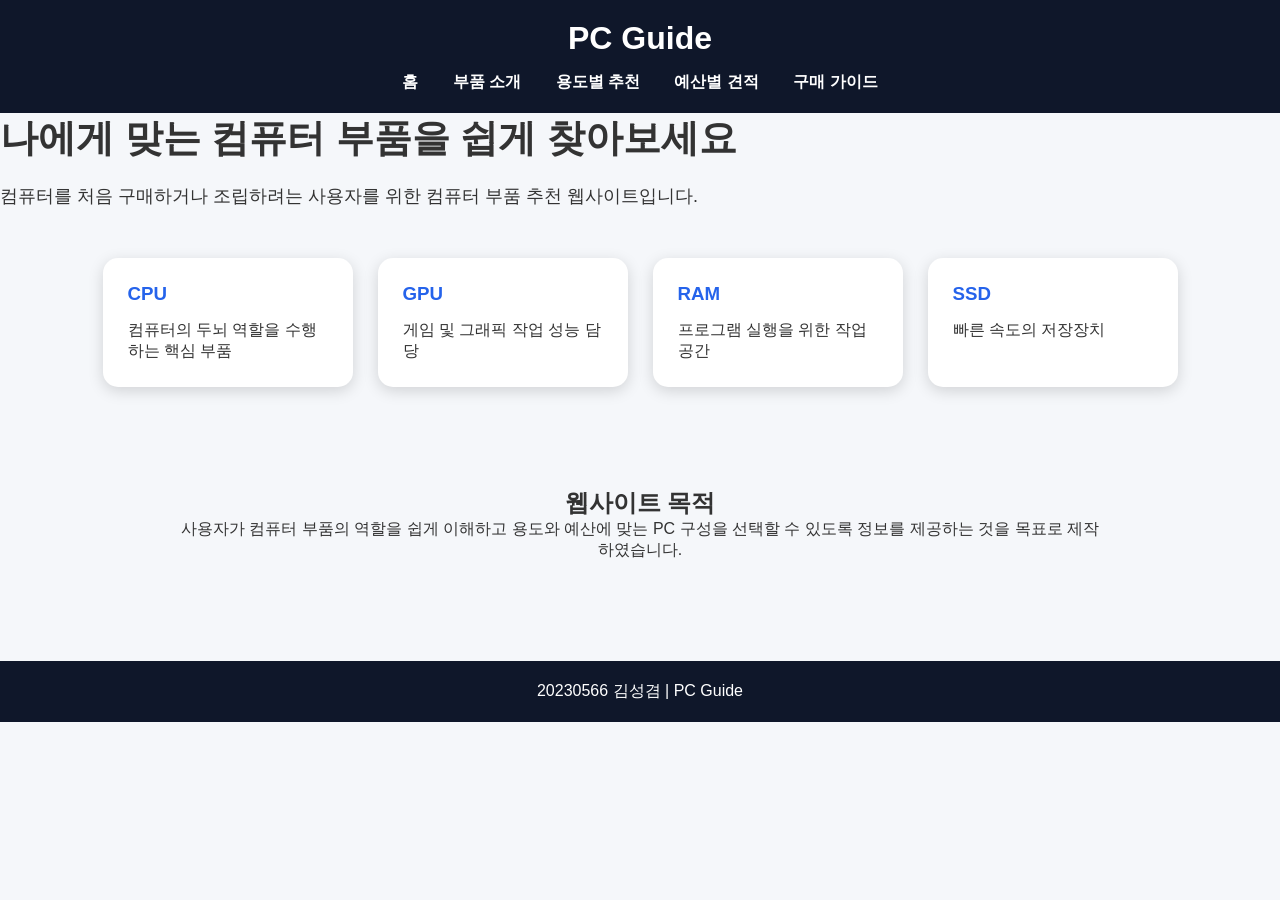
<file: index.html>
<!DOCTYPE html>
<html lang="ko">
<head>
<meta charset="UTF-8">
<meta name="viewport" content="width=device-width, initial-scale=1.0">
<title>PC Guide</title>
<link rel="stylesheet" href="style.css">
</head>

<body>

<header>
    <div class="container">
        <h1>PC Guide</h1>

        <nav>
            <a href="index.html">홈</a>
            <a href="cpu.html">부품 소개</a>
            <a href="recommend.html">용도별 추천</a>
            <a href="budget.html">예산별 견적</a>
            <a href="guide.html">구매 가이드</a>
        </nav>
    </div>
</header>

<section class="hero">
    <h2>나에게 맞는 컴퓨터 부품을 쉽게 찾아보세요</h2>

    <p>
        컴퓨터를 처음 구매하거나 조립하려는 사용자를 위한
        컴퓨터 부품 추천 웹사이트입니다.
    </p>
</section>

<section class="cards">

    <div class="card">
        <h3>CPU</h3>
        <p>컴퓨터의 두뇌 역할을 수행하는 핵심 부품</p>
    </div>

    <div class="card">
        <h3>GPU</h3>
        <p>게임 및 그래픽 작업 성능 담당</p>
    </div>

    <div class="card">
        <h3>RAM</h3>
        <p>프로그램 실행을 위한 작업 공간</p>
    </div>

    <div class="card">
        <h3>SSD</h3>
        <p>빠른 속도의 저장장치</p>
    </div>

</section>

<section class="about">
    <h2>웹사이트 목적</h2>

    <p>
        사용자가 컴퓨터 부품의 역할을 쉽게 이해하고
        용도와 예산에 맞는 PC 구성을 선택할 수 있도록
        정보를 제공하는 것을 목표로 제작하였습니다.
    </p>
</section>

<footer>
    <p>20230566 김성겸 | PC Guide</p>
</footer>

</body>
</html>
</file>
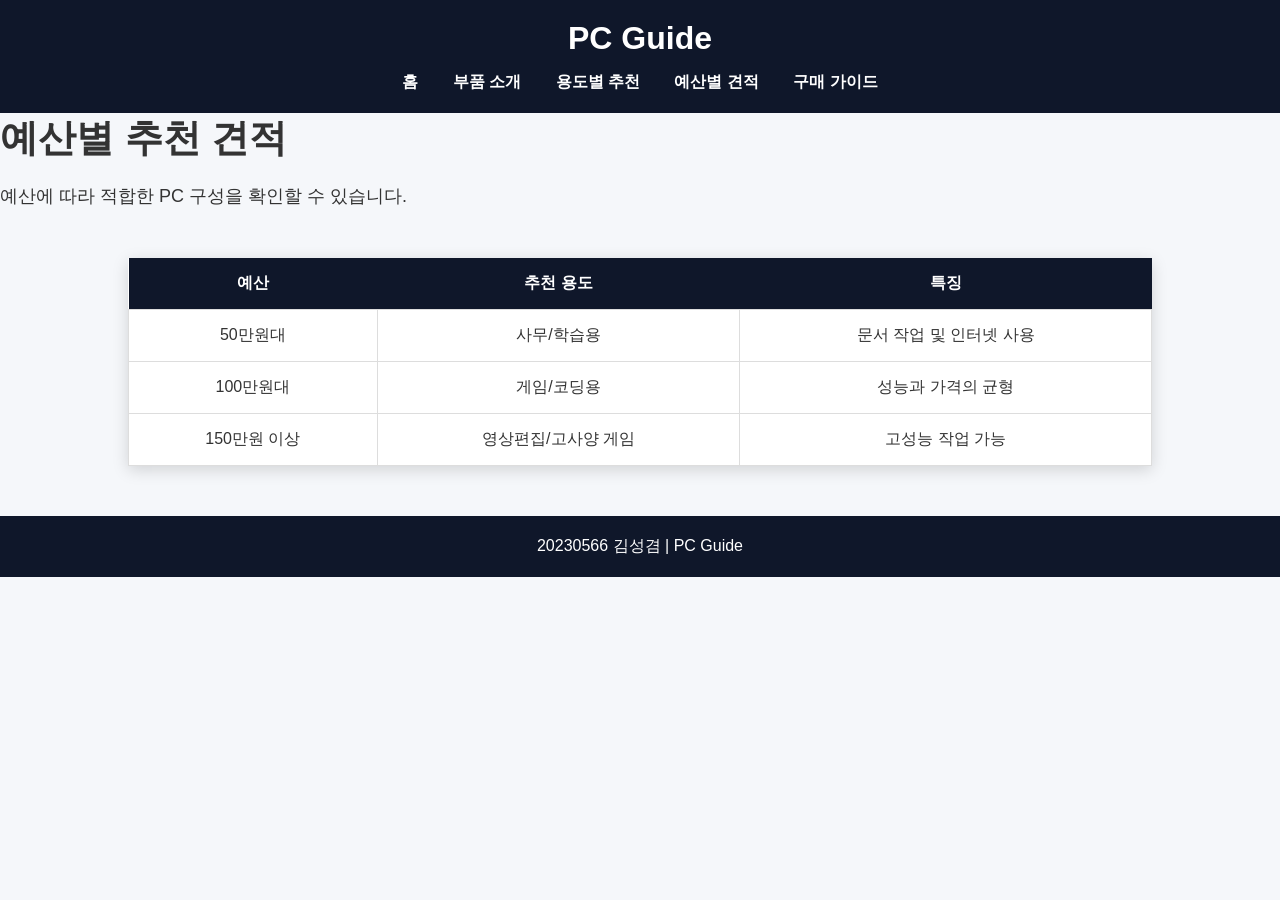
<file: budget.html>
<!DOCTYPE html>
<html lang="ko">
<head>
<meta charset="UTF-8">
<title>예산별 견적</title>
<link rel="stylesheet" href="style.css">
</head>

<body>

<header>
    <div class="container">
        <h1>PC Guide</h1>

        <nav>
            <a href="index.html">홈</a>
            <a href="cpu.html">부품 소개</a>
            <a href="recommend.html">용도별 추천</a>
            <a href="budget.html">예산별 견적</a>
            <a href="guide.html">구매 가이드</a>
        </nav>
    </div>
</header>

<section class="hero">
<h2>예산별 추천 견적</h2>
<p>예산에 따라 적합한 PC 구성을 확인할 수 있습니다.</p>
</section>

<div class="table-container">

<table>
<tr>
<th>예산</th>
<th>추천 용도</th>
<th>특징</th>
</tr>

<tr>
<td>50만원대</td>
<td>사무/학습용</td>
<td>문서 작업 및 인터넷 사용</td>
</tr>

<tr>
<td>100만원대</td>
<td>게임/코딩용</td>
<td>성능과 가격의 균형</td>
</tr>

<tr>
<td>150만원 이상</td>
<td>영상편집/고사양 게임</td>
<td>고성능 작업 가능</td>
</tr>

</table>

</div>

<footer>
<p>20230566 김성겸 | PC Guide</p>
</footer>

</body>
</html>
</file>
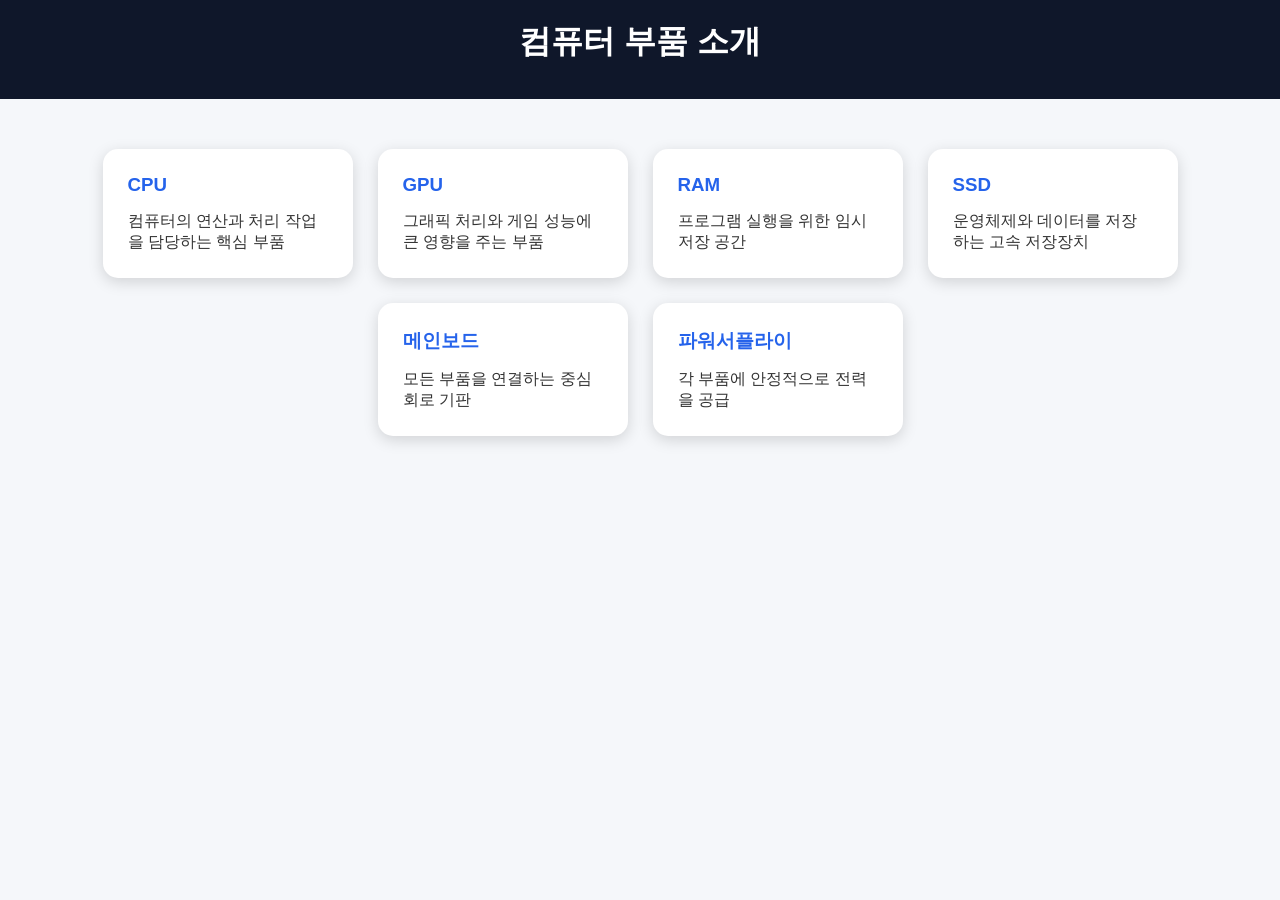
<file: cpu.html>
<!DOCTYPE html>
<html lang="ko">
<head>
<meta charset="UTF-8">
<title>부품 소개</title>
<link rel="stylesheet" href="style.css">
</head>

<body>

<header>
<h1>컴퓨터 부품 소개</h1>
</header>

<section class="cards">

<div class="card">
<h3>CPU</h3>
<p>컴퓨터의 연산과 처리 작업을 담당하는 핵심 부품</p>
</div>

<div class="card">
<h3>GPU</h3>
<p>그래픽 처리와 게임 성능에 큰 영향을 주는 부품</p>
</div>

<div class="card">
<h3>RAM</h3>
<p>프로그램 실행을 위한 임시 저장 공간</p>
</div>

<div class="card">
<h3>SSD</h3>
<p>운영체제와 데이터를 저장하는 고속 저장장치</p>
</div>

<div class="card">
<h3>메인보드</h3>
<p>모든 부품을 연결하는 중심 회로 기판</p>
</div>

<div class="card">
<h3>파워서플라이</h3>
<p>각 부품에 안정적으로 전력을 공급</p>
</div>

</section>

</body>
</html>
</file>
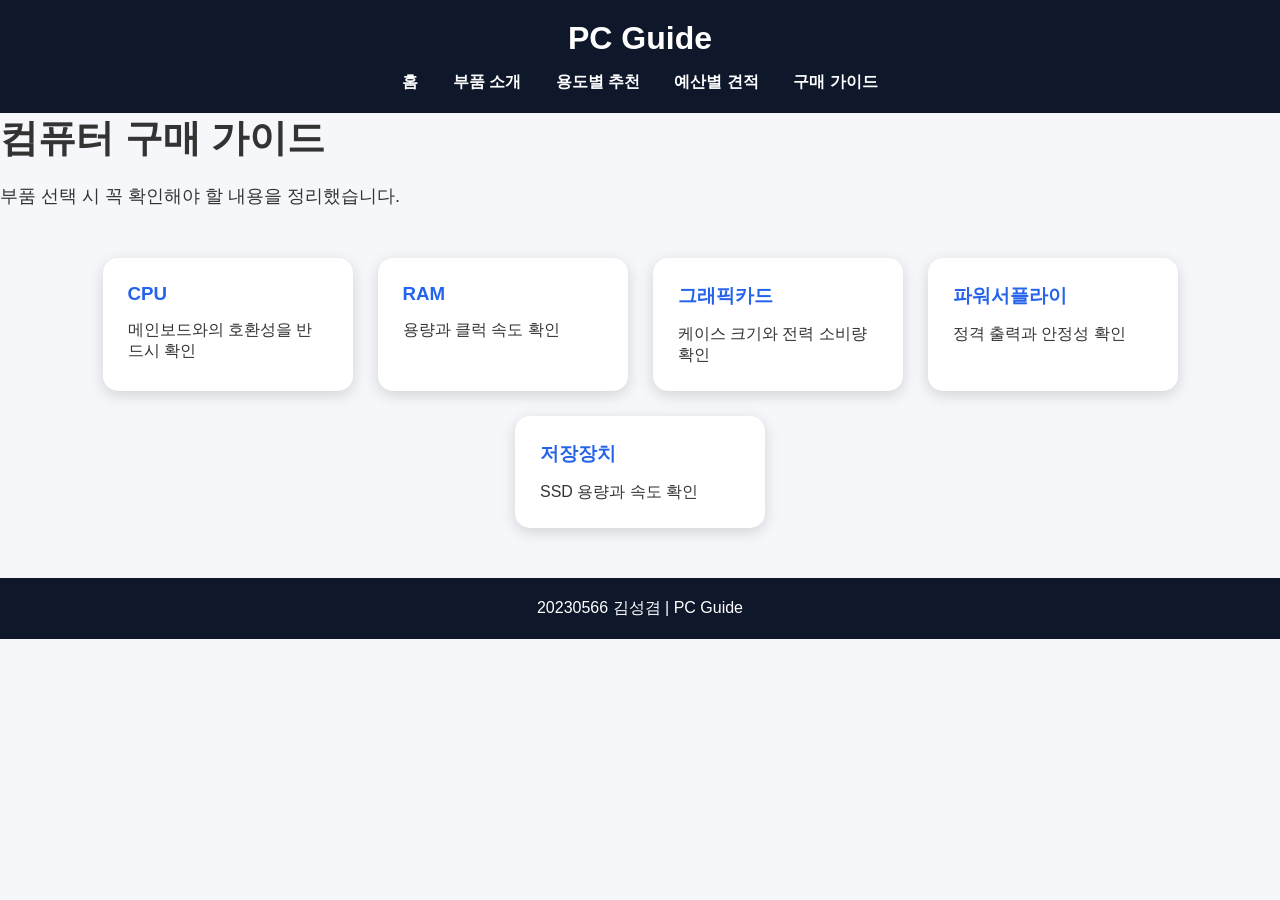
<file: guide.html>
<!DOCTYPE html>
<html lang="ko">
<head>
<meta charset="UTF-8">
<title>구매 가이드</title>
<link rel="stylesheet" href="style.css">
</head>

<body>

<header>
    <div class="container">
        <h1>PC Guide</h1>

        <nav>
            <a href="index.html">홈</a>
            <a href="cpu.html">부품 소개</a>
            <a href="recommend.html">용도별 추천</a>
            <a href="budget.html">예산별 견적</a>
            <a href="guide.html">구매 가이드</a>
        </nav>
    </div>
</header>

<section class="hero">
<h2>컴퓨터 구매 가이드</h2>
<p>부품 선택 시 꼭 확인해야 할 내용을 정리했습니다.</p>
</section>

<section class="cards">

<div class="card">
<h3>CPU</h3>
<p>메인보드와의 호환성을 반드시 확인</p>
</div>

<div class="card">
<h3>RAM</h3>
<p>용량과 클럭 속도 확인</p>
</div>

<div class="card">
<h3>그래픽카드</h3>
<p>케이스 크기와 전력 소비량 확인</p>
</div>

<div class="card">
<h3>파워서플라이</h3>
<p>정격 출력과 안정성 확인</p>
</div>

<div class="card">
<h3>저장장치</h3>
<p>SSD 용량과 속도 확인</p>
</div>

</section>

<footer>
<p>20230566 김성겸 | PC Guide</p>
</footer>

</body>
</html>
</file>
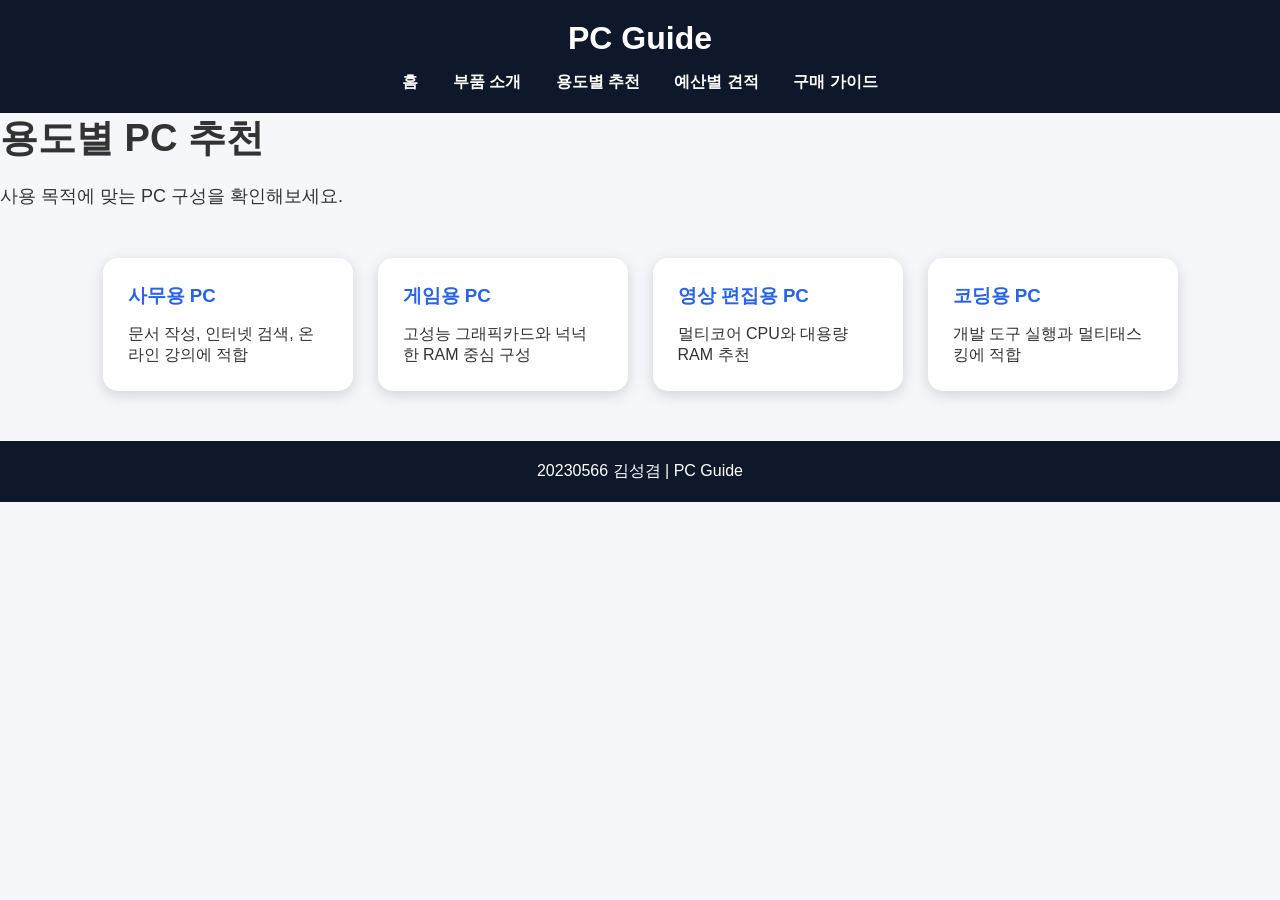
<file: recommend.html>
<!DOCTYPE html>
<html lang="ko">
<head>
<meta charset="UTF-8">
<title>용도별 추천</title>
<link rel="stylesheet" href="style.css">
</head>

<body>

<header>
    <div class="container">
        <h1>PC Guide</h1>

        <nav>
            <a href="index.html">홈</a>
            <a href="cpu.html">부품 소개</a>
            <a href="recommend.html">용도별 추천</a>
            <a href="budget.html">예산별 견적</a>
            <a href="guide.html">구매 가이드</a>
        </nav>
    </div>
</header>

<section class="hero">
    <h2>용도별 PC 추천</h2>
    <p>사용 목적에 맞는 PC 구성을 확인해보세요.</p>
</section>

<section class="cards">

<div class="card">
<h3>사무용 PC</h3>
<p>문서 작성, 인터넷 검색, 온라인 강의에 적합</p>
</div>

<div class="card">
<h3>게임용 PC</h3>
<p>고성능 그래픽카드와 넉넉한 RAM 중심 구성</p>
</div>

<div class="card">
<h3>영상 편집용 PC</h3>
<p>멀티코어 CPU와 대용량 RAM 추천</p>
</div>

<div class="card">
<h3>코딩용 PC</h3>
<p>개발 도구 실행과 멀티태스킹에 적합</p>
</div>

</section>

<footer>
<p>20230566 김성겸 | PC Guide</p>
</footer>

</body>
</html>
</file>
<file: style.css>
*{
margin:0;
padding:0;
box-sizing:border-box;
}

body{
font-family:'맑은 고딕', sans-serif;
background:#f5f7fa;
color:#333;
}

header{
background:#0f172a;
color:white;
padding:20px;
}

.container{
width:90%;
margin:auto;
}

header h1{
text-align:center;
margin-bottom:15px;
}

nav{
text-align:center;
}

nav a{
color:white;
text-decoration:none;
margin:0 15px;
font-weight:bold;
}

nav a:hover

.hero{
text-align:center;
padding:80px 20px;
background:white;
}

.hero h2{
font-size:38px;
margin-bottom:20px;
}

.hero p{
font-size:18px;
}

.cards{
width:90%;
margin:50px auto;
display:flex;
justify-content:center;
gap:25px;
flex-wrap:wrap;
}

.card{
width:250px;
background:white;
padding:25px;
border-radius:15px;
box-shadow:0 4px 15px rgba(0,0,0,0.15);
transition:0.3s;
}

.card:hover{
transform:translateY(-5px);
}

.card h3{
color:#2563eb;
margin-bottom:15px;
}

.about{
width:80%;
margin:auto;
text-align:center;
padding:50px;
}

/* 예산별 견적 표 */

.table-container{
width:80%;
margin:50px auto;
}

table{
width:100%;
border-collapse:collapse;
background:white;
box-shadow:0 4px 15px rgba(0,0,0,0.15);
}

th{
background:#0f172a;
color:white;
padding:15px;
}

td{
padding:15px;
text-align:center;
border:1px solid #ddd;
}

footer{
background:#0f172a;
color:white;
text-align:center;
padding:20px;
margin-top:50px;
}
</file>
